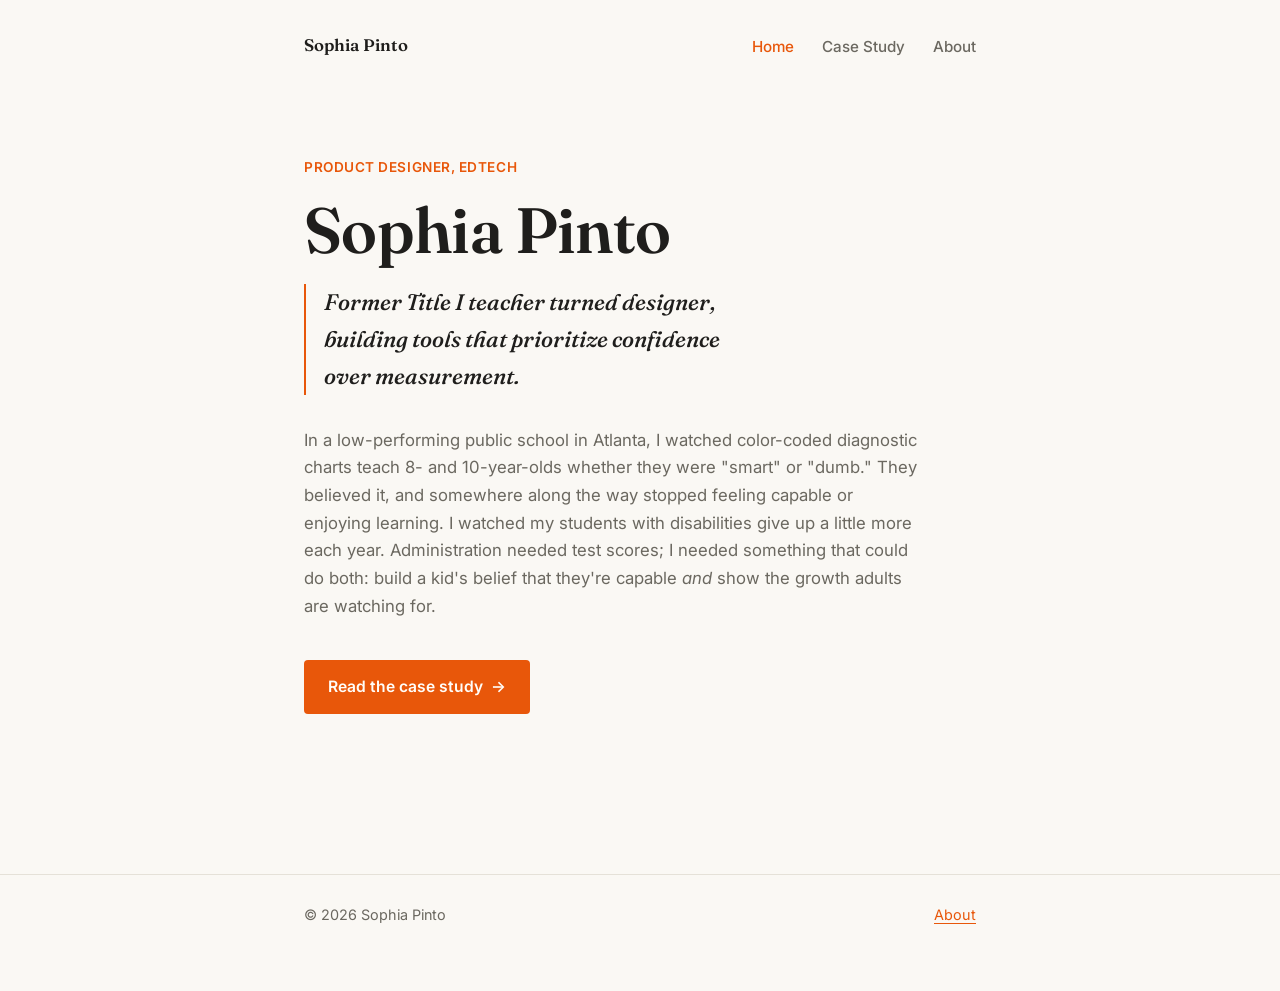
<file: index.html>
<!DOCTYPE html>
<html lang="en">
<head>
  <meta charset="UTF-8">
  <meta name="viewport" content="width=device-width, initial-scale=1.0">
  <title>Sophia Pinto — Product Designer</title>
  <meta name="description" content="Former Title I teacher turned designer, building tools that prioritize confidence over measurement.">
  <link rel="stylesheet" href="style.css">
</head>
<body>

  <nav class="site-nav">
    <div class="wrap">
      <a class="mark" href="index.html">Sophia Pinto</a>
      <ul>
        <li><a href="index.html" aria-current="page">Home</a></li>
        <li><a href="case-study.html">Case Study</a></li>
        <li><a href="about.html">About</a></li>
      </ul>
    </div>
  </nav>

  <header class="hero">
    <div class="wrap">
      <p class="eyebrow">Product Designer, Edtech</p>
      <h1>Sophia Pinto</h1>
      <p class="one-liner">Former Title I teacher turned designer, building tools that prioritize confidence over measurement.</p>
      <p class="intro">
        In a low-performing public school in Atlanta, I watched color-coded diagnostic charts teach 8- and 10-year-olds whether they were "smart" or "dumb." They believed it, and somewhere along the way stopped feeling capable or enjoying learning. I watched my students with disabilities give up a little more each year. Administration needed test scores; I needed something that could do both: build a kid's belief that they're capable <em>and</em> show the growth adults are watching for.
      </p>
      <a class="btn" href="case-study.html">
        Read the case study <span class="arrow">→</span>
      </a>
    </div>
  </header>

  <footer class="site-footer">
    <div class="wrap">
      <p>&copy; 2026 Sophia Pinto</p>
      <p><a href="about.html">About</a></p>
    </div>
  </footer>

</body>
</html>
</file>
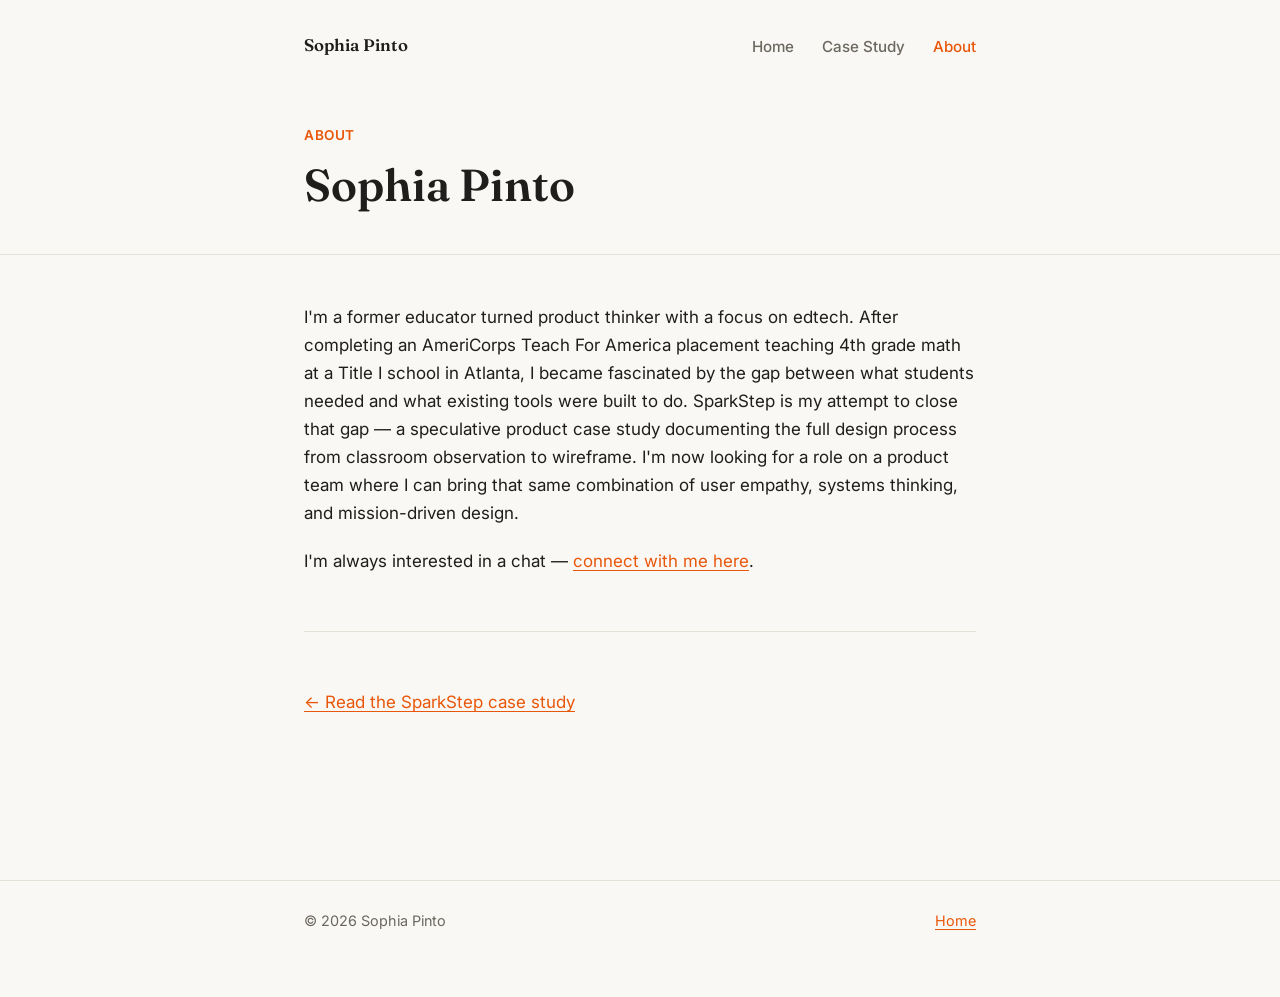
<file: about.html>
<!DOCTYPE html>
<html lang="en">
<head>
  <meta charset="UTF-8">
  <meta name="viewport" content="width=device-width, initial-scale=1.0">
  <title>About — Sophia Pinto</title>
  <meta name="description" content="Former Title I teacher turned edtech product designer.">
  <link rel="stylesheet" href="style.css">
</head>
<body>

  <nav class="site-nav">
    <div class="wrap">
      <a class="mark" href="index.html">Sophia Pinto</a>
      <ul>
        <li><a href="index.html">Home</a></li>
        <li><a href="case-study.html">Case Study</a></li>
        <li><a href="about.html" aria-current="page">About</a></li>
      </ul>
    </div>
  </nav>

  <header class="page-header">
    <div class="wrap">
      <p class="eyebrow">About</p>
      <h1>Sophia Pinto</h1>
    </div>
  </header>

  <main class="content">
    <div class="wrap">

      <p>I'm a former educator turned product thinker with a focus on edtech. After completing an AmeriCorps Teach For America placement teaching 4th grade math at a Title I school in Atlanta, I became fascinated by the gap between what students needed and what existing tools were built to do. SparkStep is my attempt to close that gap &mdash; a speculative product case study documenting the full design process from classroom observation to wireframe. I'm now looking for a role on a product team where I can bring that same combination of user empathy, systems thinking, and mission-driven design.</p>

      <p>
        I'm always interested in a chat &mdash; <a href="https://www.linkedin.com/in/sophialpinto/">connect with me here</a>.
      </p>

      <hr>

      <p><a href="case-study.html">&larr; Read the SparkStep case study</a></p>

    </div>
  </main>

  <footer class="site-footer">
    <div class="wrap">
      <p>&copy; 2026 Sophia Pinto</p>
      <p><a href="index.html">Home</a></p>
    </div>
  </footer>

</body>
</html>
</file>
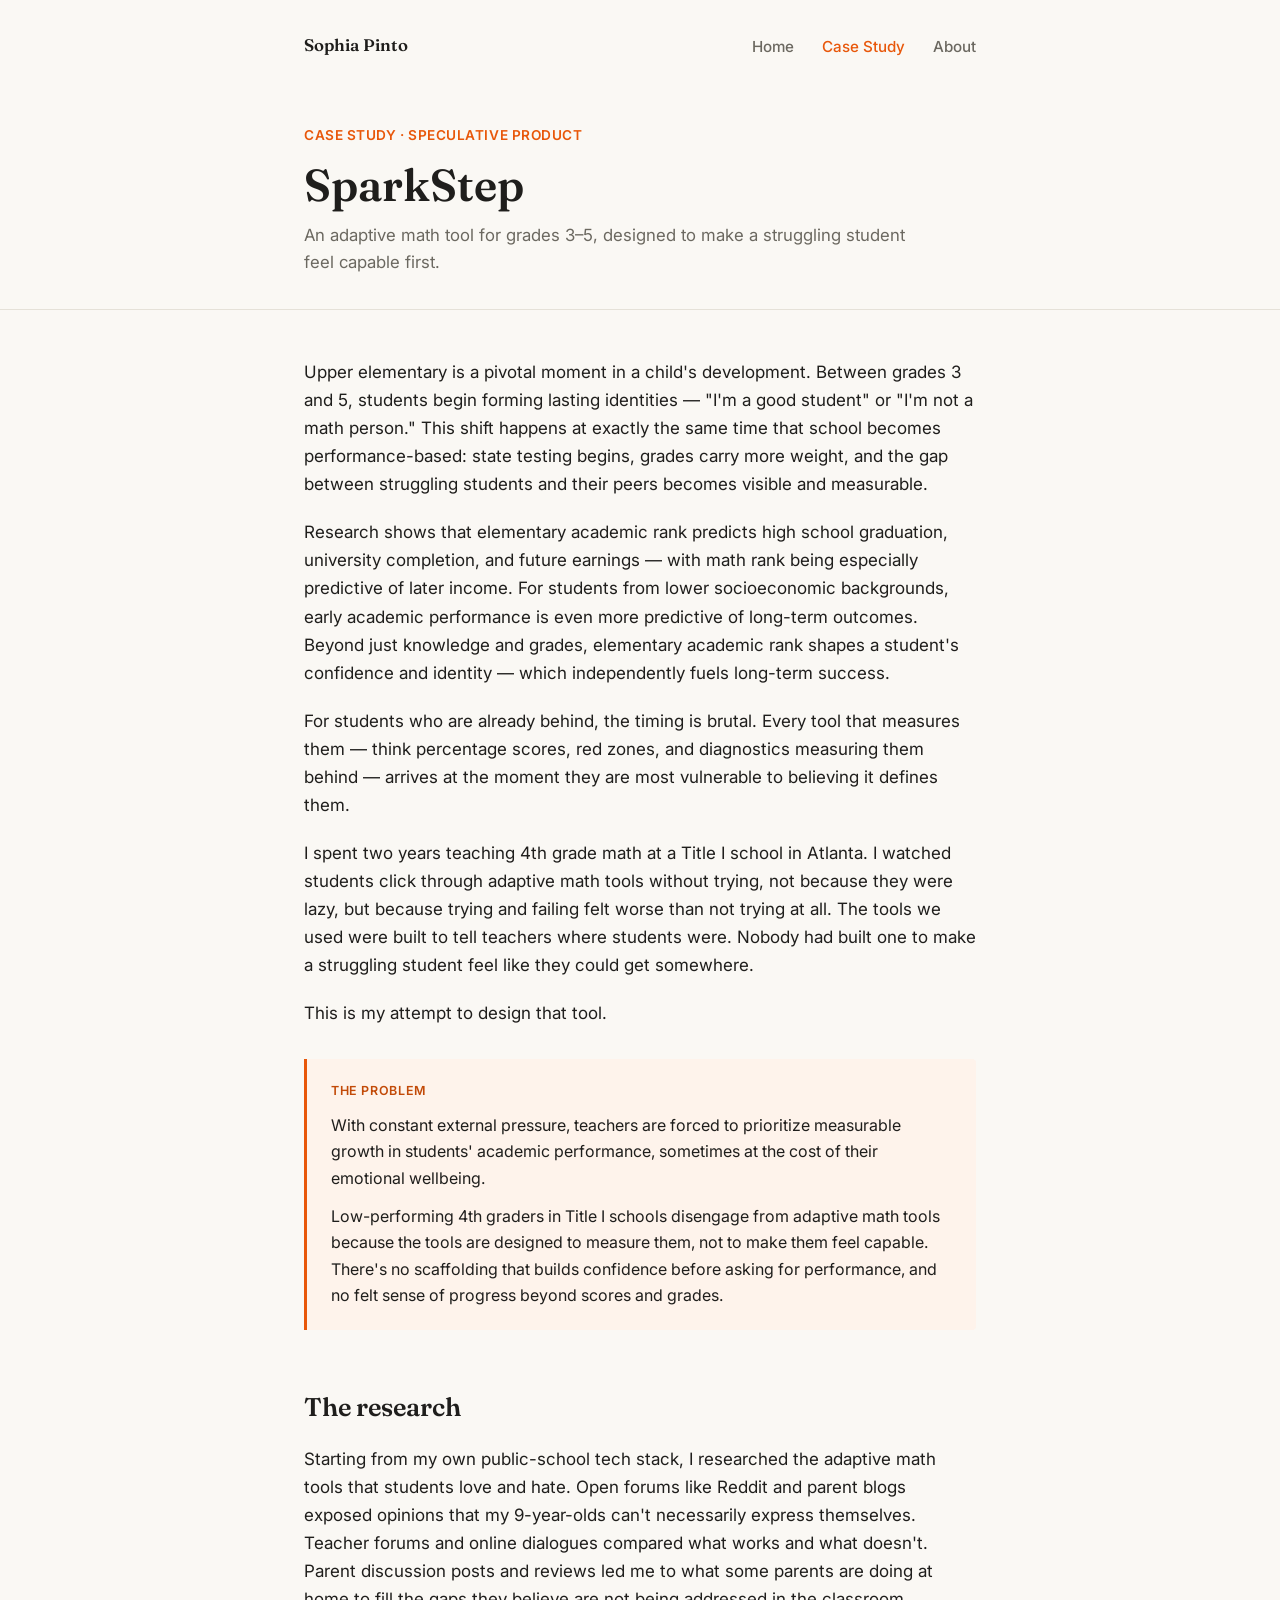
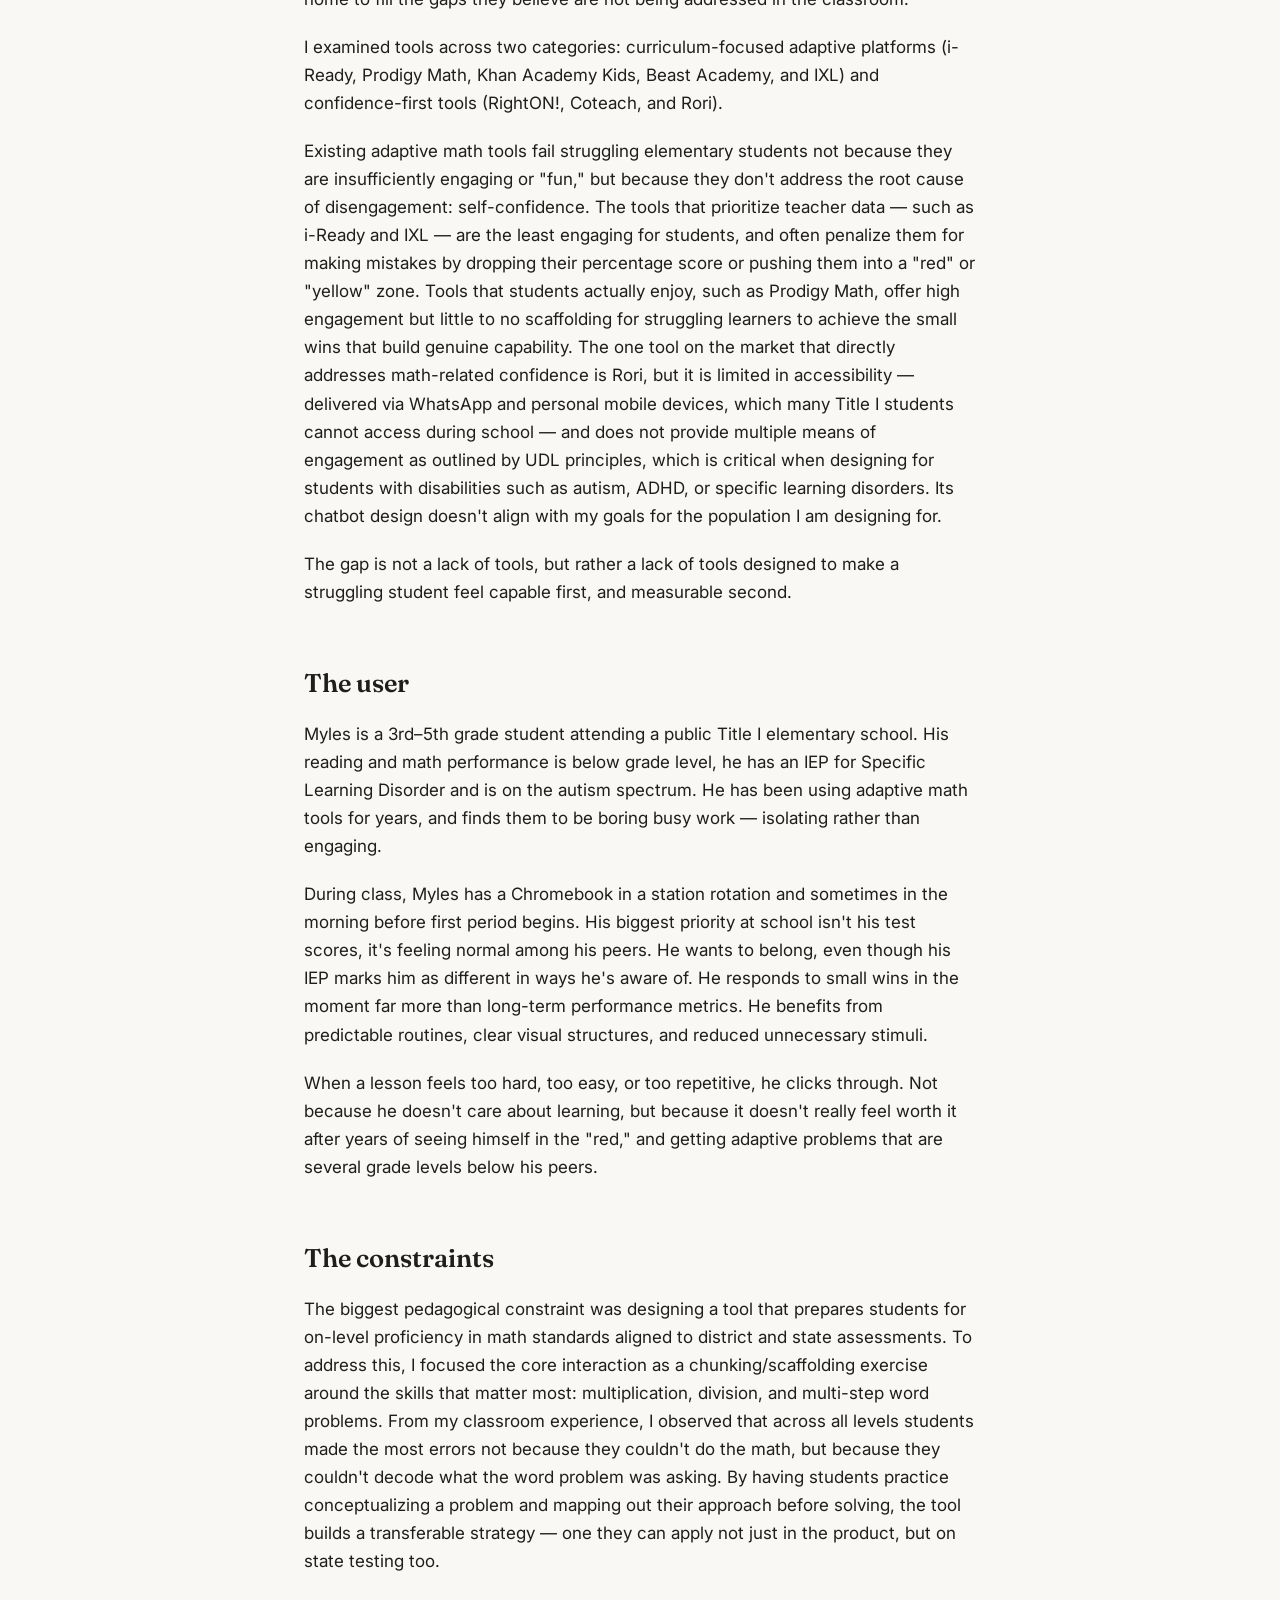
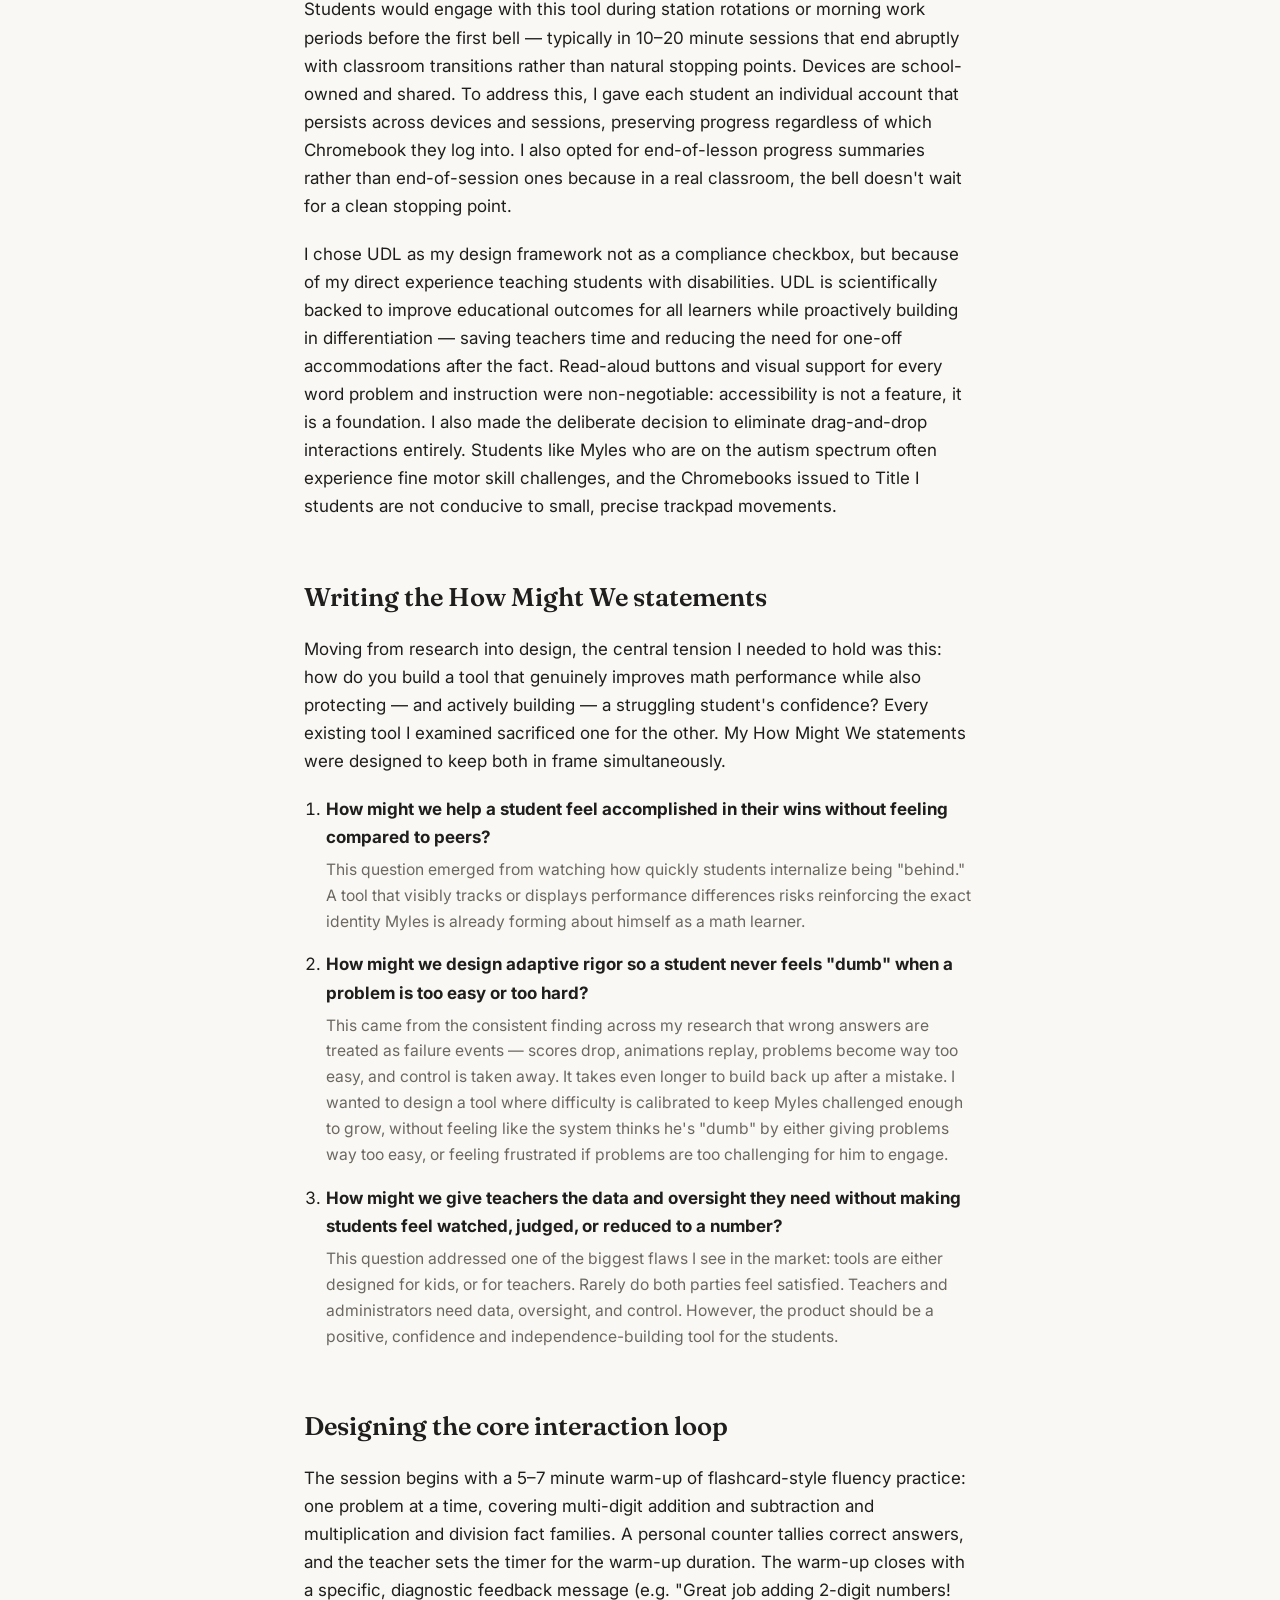
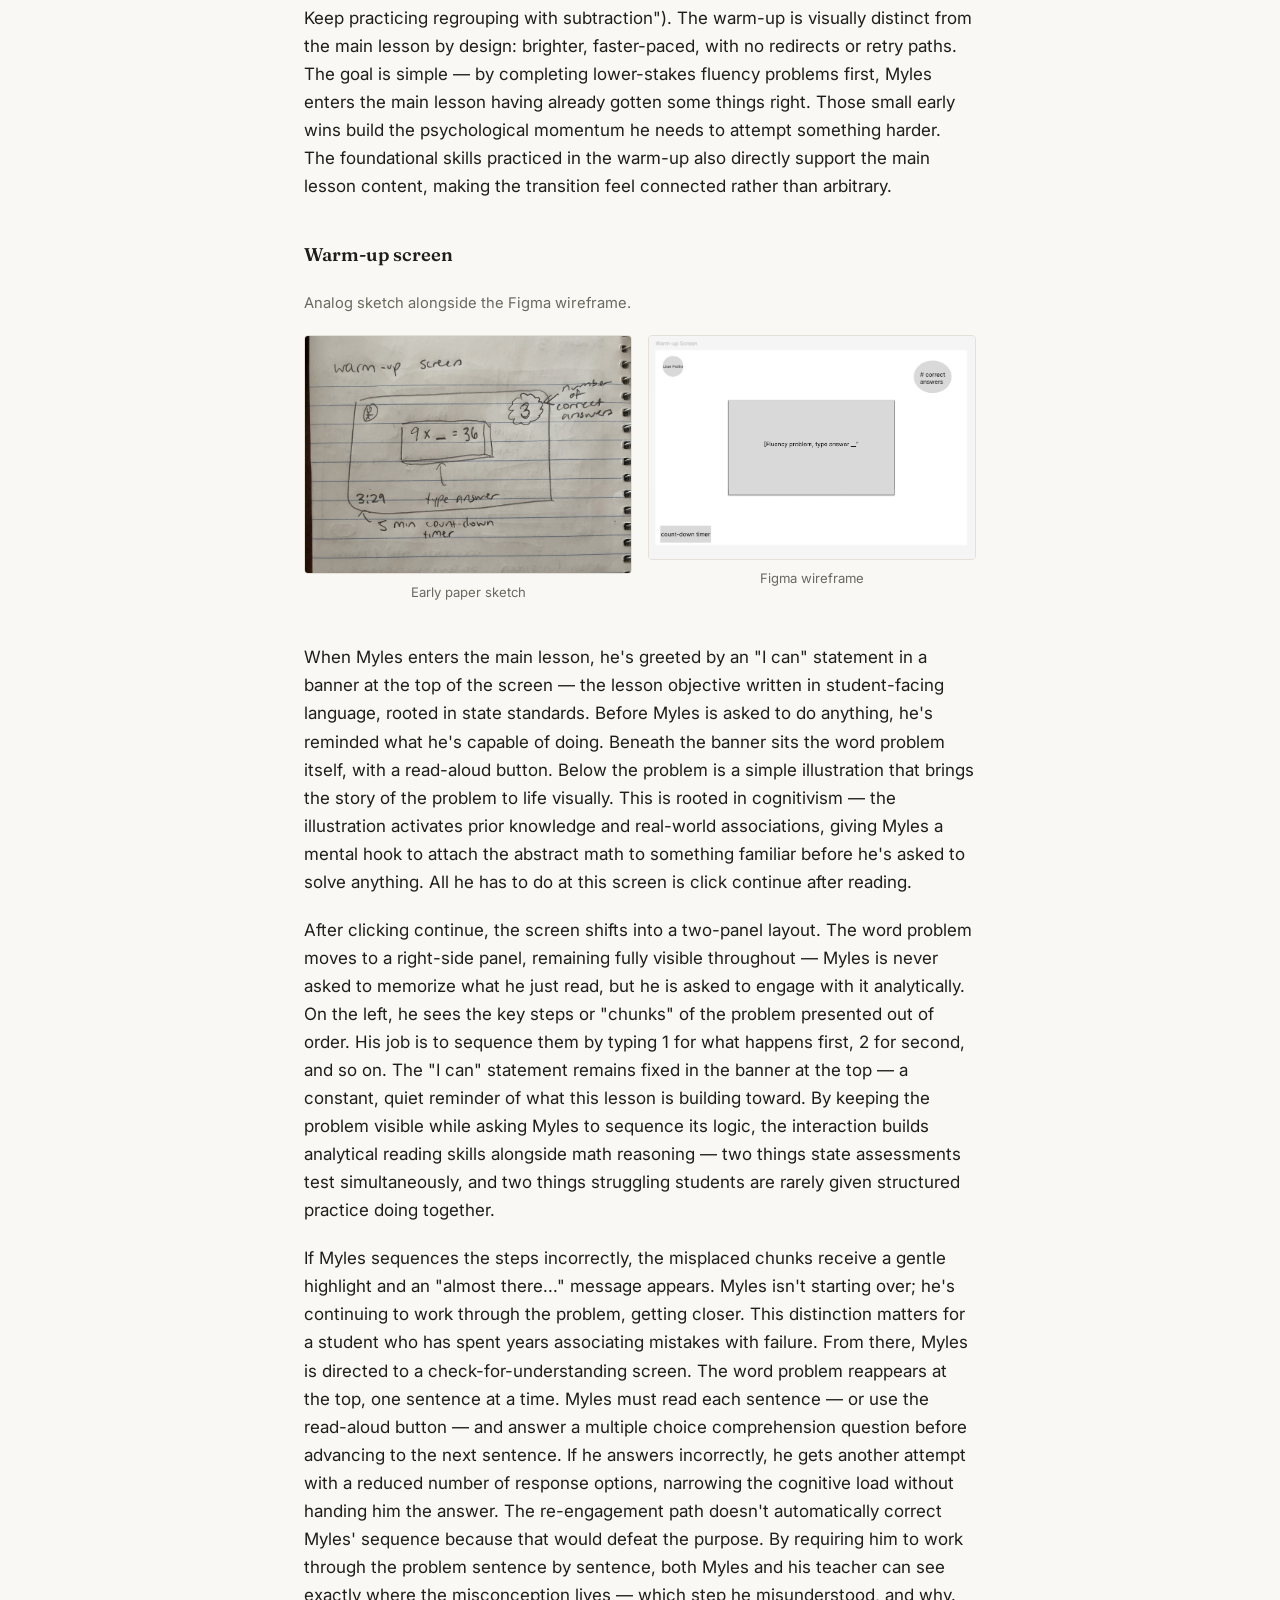
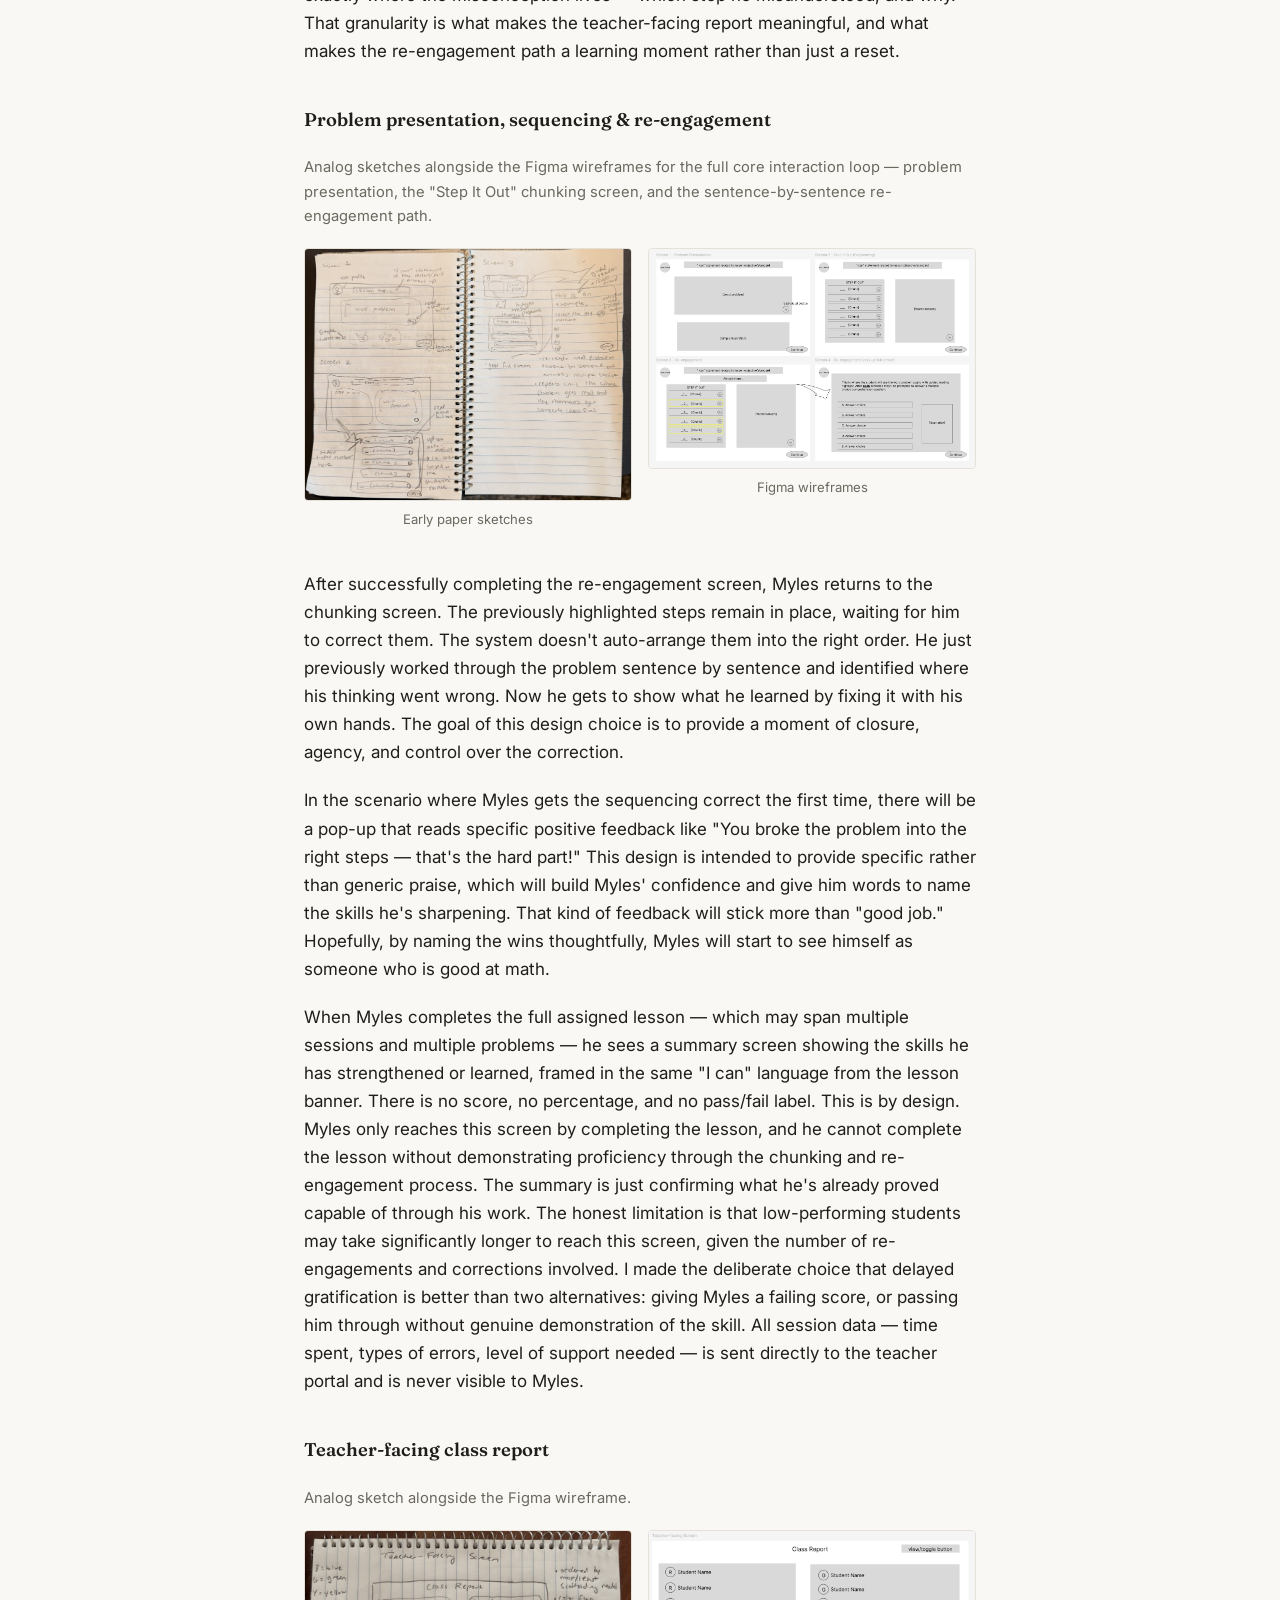
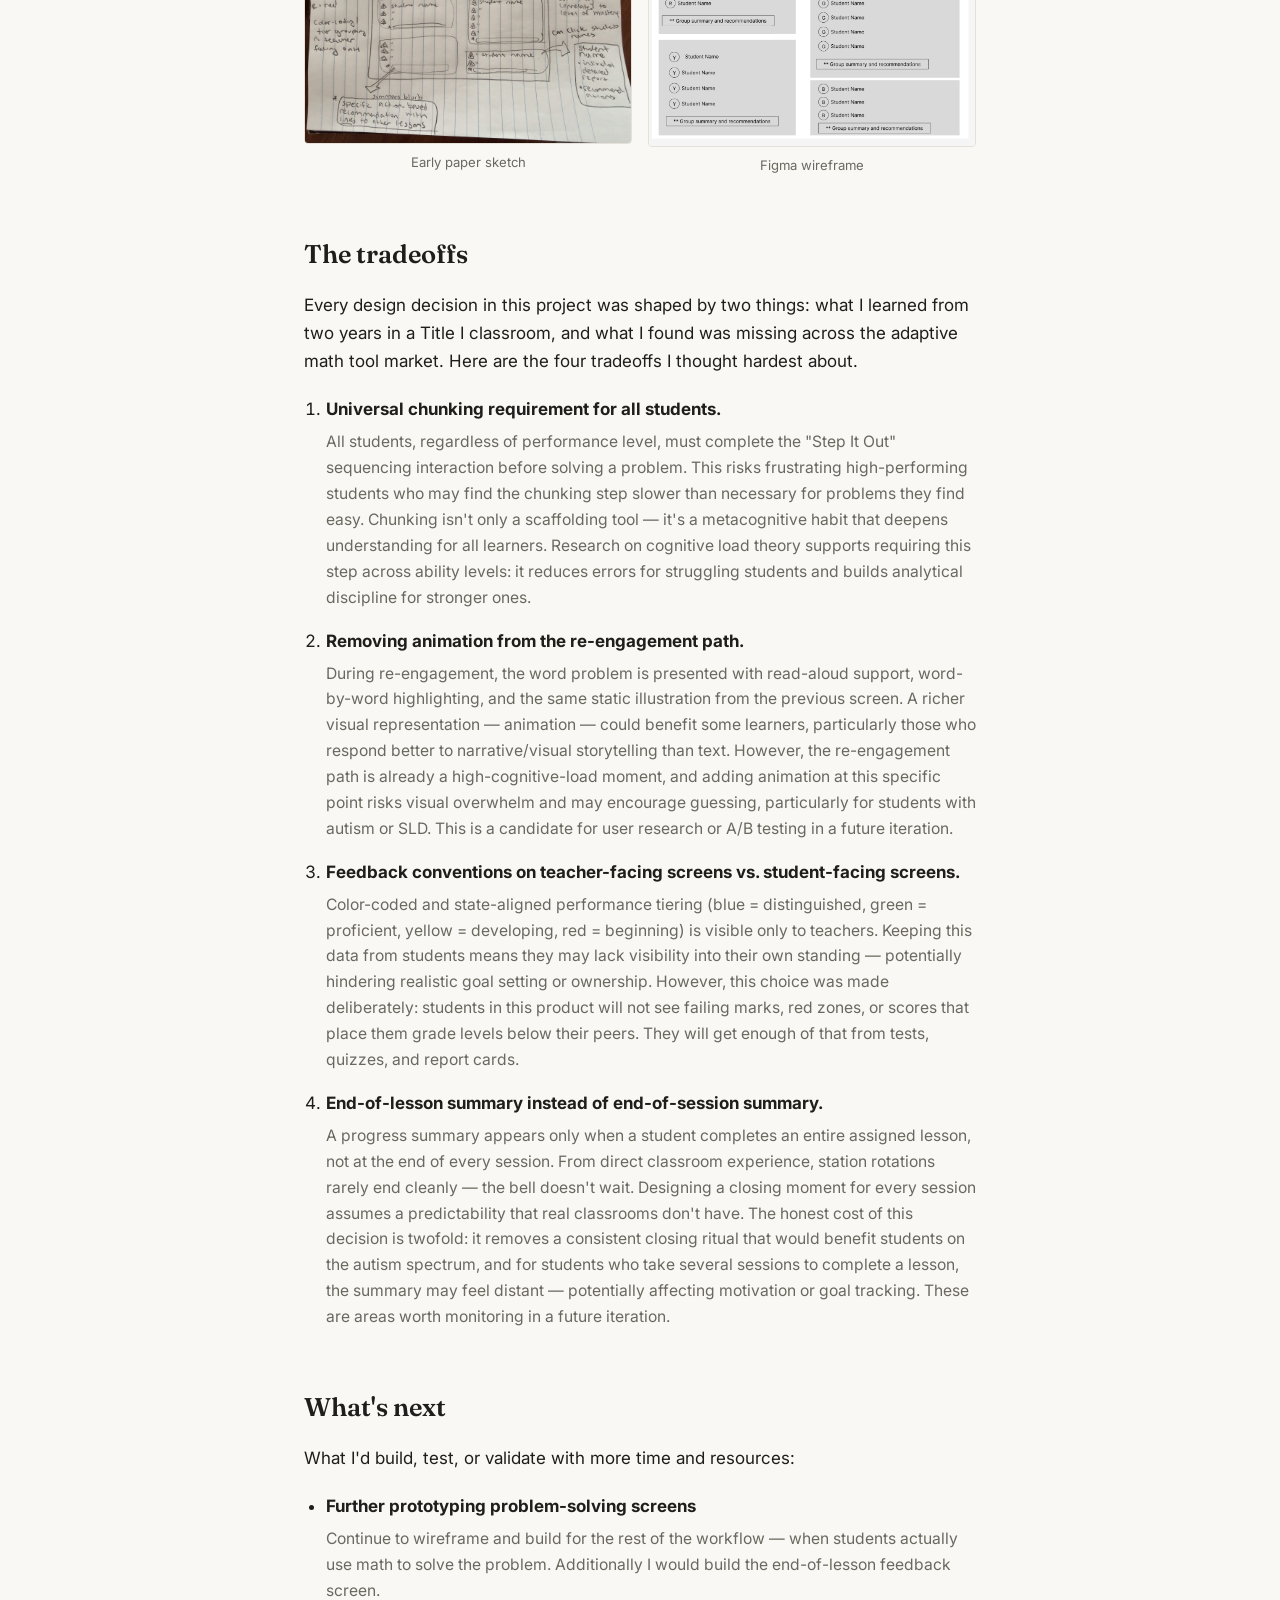
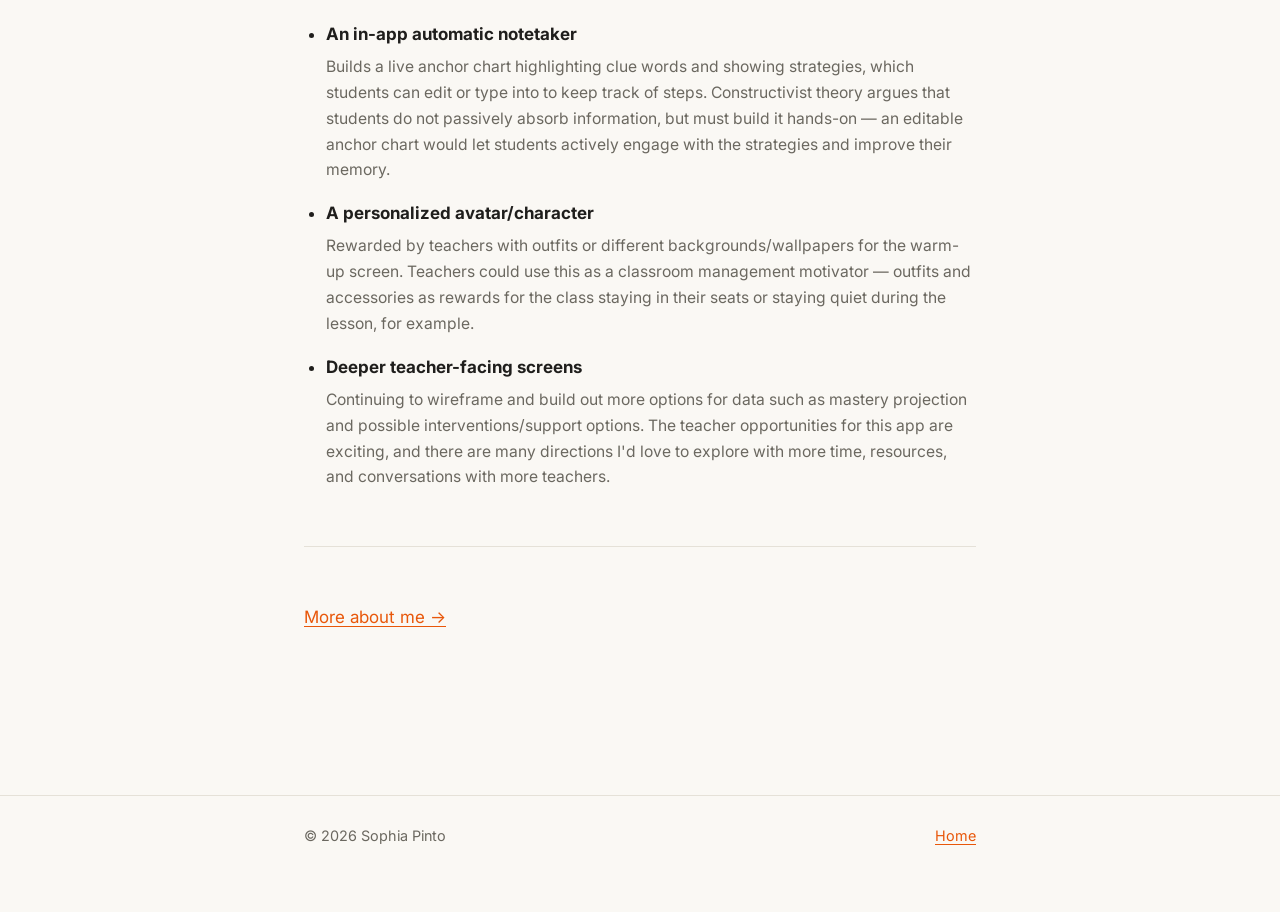
<file: case-study.html>
<!DOCTYPE html>
<html lang="en">
<head>
  <meta charset="UTF-8">
  <meta name="viewport" content="width=device-width, initial-scale=1.0">
  <title>SparkStep — Case Study | Sophia Pinto</title>
  <meta name="description" content="A 20-session case study designing SparkStep, an adaptive math tool for grades 3–5 built to make struggling students feel capable before it measures them.">
  <link rel="stylesheet" href="style.css">
</head>
<body>

  <nav class="site-nav">
    <div class="wrap">
      <a class="mark" href="index.html">Sophia Pinto</a>
      <ul>
        <li><a href="index.html">Home</a></li>
        <li><a href="case-study.html" aria-current="page">Case Study</a></li>
        <li><a href="about.html">About</a></li>
      </ul>
    </div>
  </nav>

  <header class="page-header">
    <div class="wrap">
      <p class="eyebrow">Case Study &middot; Speculative Product</p>
      <h1>SparkStep</h1>
      <p class="dek">An adaptive math tool for grades 3&ndash;5, designed to make a struggling student feel capable first.</p>
    </div>
  </header>

  <main class="content">
    <div class="wrap">

      <p>Upper elementary is a pivotal moment in a child's development. Between grades 3 and 5, students begin forming lasting identities &mdash; "I'm a good student" or "I'm not a math person." This shift happens at exactly the same time that school becomes performance-based: state testing begins, grades carry more weight, and the gap between struggling students and their peers becomes visible and measurable.</p>

      <p>Research shows that elementary academic rank predicts high school graduation, university completion, and future earnings &mdash; with math rank being especially predictive of later income. For students from lower socioeconomic backgrounds, early academic performance is even more predictive of long-term outcomes. Beyond just knowledge and grades, elementary academic rank shapes a student's confidence and identity &mdash; which independently fuels long-term success.</p>

      <p>For students who are already behind, the timing is brutal. Every tool that measures them &mdash; think percentage scores, red zones, and diagnostics measuring them behind &mdash; arrives at the moment they are most vulnerable to believing it defines them.</p>

      <p>I spent two years teaching 4th grade math at a Title I school in Atlanta. I watched students click through adaptive math tools without trying, not because they were lazy, but because trying and failing felt worse than not trying at all. The tools we used were built to tell teachers where students were. Nobody had built one to make a struggling student feel like they could get somewhere.</p>

      <p>This is my attempt to design that tool.</p>

      <div class="callout">
        <span class="callout-label">The Problem</span>
        <p>With constant external pressure, teachers are forced to prioritize measurable growth in students' academic performance, sometimes at the cost of their emotional wellbeing.</p>
        <p>Low-performing 4th graders in Title I schools disengage from adaptive math tools because the tools are designed to measure them, not to make them feel capable. There's no scaffolding that builds confidence before asking for performance, and no felt sense of progress beyond scores and grades.</p>
      </div>

      <h2>The research</h2>
      <p>Starting from my own public-school tech stack, I researched the adaptive math tools that students love and hate. Open forums like Reddit and parent blogs exposed opinions that my 9-year-olds can't necessarily express themselves. Teacher forums and online dialogues compared what works and what doesn't. Parent discussion posts and reviews led me to what some parents are doing at home to fill the gaps they believe are not being addressed in the classroom.</p>

      <p>I examined tools across two categories: curriculum-focused adaptive platforms (i-Ready, Prodigy Math, Khan Academy Kids, Beast Academy, and IXL) and confidence-first tools (RightON!, Coteach, and Rori).</p>

      <p>Existing adaptive math tools fail struggling elementary students not because they are insufficiently engaging or "fun," but because they don't address the root cause of disengagement: self-confidence. The tools that prioritize teacher data &mdash; such as i-Ready and IXL &mdash; are the least engaging for students, and often penalize them for making mistakes by dropping their percentage score or pushing them into a "red" or "yellow" zone. Tools that students actually enjoy, such as Prodigy Math, offer high engagement but little to no scaffolding for struggling learners to achieve the small wins that build genuine capability. The one tool on the market that directly addresses math-related confidence is Rori, but it is limited in accessibility &mdash; delivered via WhatsApp and personal mobile devices, which many Title I students cannot access during school &mdash; and does not provide multiple means of engagement as outlined by UDL principles, which is critical when designing for students with disabilities such as autism, ADHD, or specific learning disorders. Its chatbot design doesn't align with my goals for the population I am designing for.</p>

      <p>The gap is not a lack of tools, but rather a lack of tools designed to make a struggling student feel capable first, and measurable second.</p>

      <h2>The user</h2>
      <p>Myles is a 3rd&ndash;5th grade student attending a public Title I elementary school. His reading and math performance is below grade level, he has an IEP for Specific Learning Disorder and is on the autism spectrum. He has been using adaptive math tools for years, and finds them to be boring busy work &mdash; isolating rather than engaging.</p>

      <p>During class, Myles has a Chromebook in a station rotation and sometimes in the morning before first period begins. His biggest priority at school isn't his test scores, it's feeling normal among his peers. He wants to belong, even though his IEP marks him as different in ways he's aware of. He responds to small wins in the moment far more than long-term performance metrics. He benefits from predictable routines, clear visual structures, and reduced unnecessary stimuli.</p>

      <p>When a lesson feels too hard, too easy, or too repetitive, he clicks through. Not because he doesn't care about learning, but because it doesn't really feel worth it after years of seeing himself in the "red," and getting adaptive problems that are several grade levels below his peers.</p>

      <h2>The constraints</h2>
      <p>The biggest pedagogical constraint was designing a tool that prepares students for on-level proficiency in math standards aligned to district and state assessments. To address this, I focused the core interaction as a chunking/scaffolding exercise around the skills that matter most: multiplication, division, and multi-step word problems. From my classroom experience, I observed that across all levels students made the most errors not because they couldn't do the math, but because they couldn't decode what the word problem was asking. By having students practice conceptualizing a problem and mapping out their approach before solving, the tool builds a transferable strategy &mdash; one they can apply not just in the product, but on state testing too.</p>

      <p>Students would engage with this tool during station rotations or morning work periods before the first bell &mdash; typically in 10&ndash;20 minute sessions that end abruptly with classroom transitions rather than natural stopping points. Devices are school-owned and shared. To address this, I gave each student an individual account that persists across devices and sessions, preserving progress regardless of which Chromebook they log into. I also opted for end-of-lesson progress summaries rather than end-of-session ones because in a real classroom, the bell doesn't wait for a clean stopping point.</p>

      <p>I chose UDL as my design framework not as a compliance checkbox, but because of my direct experience teaching students with disabilities. UDL is scientifically backed to improve educational outcomes for all learners while proactively building in differentiation &mdash; saving teachers time and reducing the need for one-off accommodations after the fact. Read-aloud buttons and visual support for every word problem and instruction were non-negotiable: accessibility is not a feature, it is a foundation. I also made the deliberate decision to eliminate drag-and-drop interactions entirely. Students like Myles who are on the autism spectrum often experience fine motor skill challenges, and the Chromebooks issued to Title I students are not conducive to small, precise trackpad movements.</p>

      <h2>Writing the How Might We statements</h2>
      <p>Moving from research into design, the central tension I needed to hold was this: how do you build a tool that genuinely improves math performance while also protecting &mdash; and actively building &mdash; a struggling student's confidence? Every existing tool I examined sacrificed one for the other. My How Might We statements were designed to keep both in frame simultaneously.</p>

      <ol>
        <li>
          <strong>How might we help a student feel accomplished in their wins without feeling compared to peers?</strong>
          <p>This question emerged from watching how quickly students internalize being "behind." A tool that visibly tracks or displays performance differences risks reinforcing the exact identity Myles is already forming about himself as a math learner.</p>
        </li>
        <li>
          <strong>How might we design adaptive rigor so a student never feels "dumb" when a problem is too easy or too hard?</strong>
          <p>This came from the consistent finding across my research that wrong answers are treated as failure events &mdash; scores drop, animations replay, problems become way too easy, and control is taken away. It takes even longer to build back up after a mistake. I wanted to design a tool where difficulty is calibrated to keep Myles challenged enough to grow, without feeling like the system thinks he's "dumb" by either giving problems way too easy, or feeling frustrated if problems are too challenging for him to engage.</p>
        </li>
        <li>
          <strong>How might we give teachers the data and oversight they need without making students feel watched, judged, or reduced to a number?</strong>
          <p>This question addressed one of the biggest flaws I see in the market: tools are either designed for kids, or for teachers. Rarely do both parties feel satisfied. Teachers and administrators need data, oversight, and control. However, the product should be a positive, confidence and independence-building tool for the students.</p>
        </li>
      </ol>

      <h2>Designing the core interaction loop</h2>

      <p>The session begins with a 5&ndash;7 minute warm-up of flashcard-style fluency practice: one problem at a time, covering multi-digit addition and subtraction and multiplication and division fact families. A personal counter tallies correct answers, and the teacher sets the timer for the warm-up duration. The warm-up closes with a specific, diagnostic feedback message (e.g. "Great job adding 2-digit numbers! Keep practicing regrouping with subtraction"). The warm-up is visually distinct from the main lesson by design: brighter, faster-paced, with no redirects or retry paths. The goal is simple &mdash; by completing lower-stakes fluency problems first, Myles enters the main lesson having already gotten some things right. Those small early wins build the psychological momentum he needs to attempt something harder. The foundational skills practiced in the warm-up also directly support the main lesson content, making the transition feel connected rather than arbitrary.</p>

      <div class="compare">
        <p class="compare-label">Warm-up screen</p>
        <p class="compare-note">Analog sketch alongside the Figma wireframe.</p>
        <div class="compare-grid">
          <figure>
            <img src="images/warmup-sketch.jpeg" alt="Hand-drawn sketch of the warm-up screen, showing a fluency problem, a correct-answer counter, and a 5-minute countdown timer.">
            <figcaption>Early paper sketch</figcaption>
          </figure>
          <figure>
            <img src="images/warmup-wireframe.png" alt="Figma wireframe of the warm-up screen with a fluency problem, correct-answer counter, and countdown timer.">
            <figcaption>Figma wireframe</figcaption>
          </figure>
        </div>
      </div>

      <p>When Myles enters the main lesson, he's greeted by an "I can" statement in a banner at the top of the screen &mdash; the lesson objective written in student-facing language, rooted in state standards. Before Myles is asked to do anything, he's reminded what he's capable of doing. Beneath the banner sits the word problem itself, with a read-aloud button. Below the problem is a simple illustration that brings the story of the problem to life visually. This is rooted in cognitivism &mdash; the illustration activates prior knowledge and real-world associations, giving Myles a mental hook to attach the abstract math to something familiar before he's asked to solve anything. All he has to do at this screen is click continue after reading.</p>

      <p>After clicking continue, the screen shifts into a two-panel layout. The word problem moves to a right-side panel, remaining fully visible throughout &mdash; Myles is never asked to memorize what he just read, but he is asked to engage with it analytically. On the left, he sees the key steps or "chunks" of the problem presented out of order. His job is to sequence them by typing 1 for what happens first, 2 for second, and so on. The "I can" statement remains fixed in the banner at the top &mdash; a constant, quiet reminder of what this lesson is building toward. By keeping the problem visible while asking Myles to sequence its logic, the interaction builds analytical reading skills alongside math reasoning &mdash; two things state assessments test simultaneously, and two things struggling students are rarely given structured practice doing together.</p>

      <p>If Myles sequences the steps incorrectly, the misplaced chunks receive a gentle highlight and an "almost there..." message appears. Myles isn't starting over; he's continuing to work through the problem, getting closer. This distinction matters for a student who has spent years associating mistakes with failure. From there, Myles is directed to a check-for-understanding screen. The word problem reappears at the top, one sentence at a time. Myles must read each sentence &mdash; or use the read-aloud button &mdash; and answer a multiple choice comprehension question before advancing to the next sentence. If he answers incorrectly, he gets another attempt with a reduced number of response options, narrowing the cognitive load without handing him the answer. The re-engagement path doesn't automatically correct Myles' sequence because that would defeat the purpose. By requiring him to work through the problem sentence by sentence, both Myles and his teacher can see exactly where the misconception lives &mdash; which step he misunderstood, and why. That granularity is what makes the teacher-facing report meaningful, and what makes the re-engagement path a learning moment rather than just a reset.</p>

      <div class="compare">
        <p class="compare-label">Problem presentation, sequencing &amp; re-engagement</p>
        <p class="compare-note">Analog sketches alongside the Figma wireframes for the full core interaction loop &mdash; problem presentation, the "Step It Out" chunking screen, and the sentence-by-sentence re-engagement path.</p>
        <div class="compare-grid">
          <figure>
            <img src="images/main-workflow-sketch.jpeg" alt="Hand-drawn sketches of the problem presentation, chunking/sequencing, and re-engagement screens, with annotations for the I Can statement, read-aloud buttons, and sentence-by-sentence comprehension checks.">
            <figcaption>Early paper sketches</figcaption>
          </figure>
          <figure>
            <img src="images/main-workflow-wireframe.png" alt="Figma wireframes of the problem presentation, Step It Out sequencing, and re-engagement screens.">
            <figcaption>Figma wireframes</figcaption>
          </figure>
        </div>
      </div>

      <p>After successfully completing the re-engagement screen, Myles returns to the chunking screen. The previously highlighted steps remain in place, waiting for him to correct them. The system doesn't auto-arrange them into the right order. He just previously worked through the problem sentence by sentence and identified where his thinking went wrong. Now he gets to show what he learned by fixing it with his own hands. The goal of this design choice is to provide a moment of closure, agency, and control over the correction.</p>

      <p>In the scenario where Myles gets the sequencing correct the first time, there will be a pop-up that reads specific positive feedback like "You broke the problem into the right steps &mdash; that's the hard part!" This design is intended to provide specific rather than generic praise, which will build Myles' confidence and give him words to name the skills he's sharpening. That kind of feedback will stick more than "good job." Hopefully, by naming the wins thoughtfully, Myles will start to see himself as someone who is good at math.</p>

      <p>When Myles completes the full assigned lesson &mdash; which may span multiple sessions and multiple problems &mdash; he sees a summary screen showing the skills he has strengthened or learned, framed in the same "I can" language from the lesson banner. There is no score, no percentage, and no pass/fail label. This is by design. Myles only reaches this screen by completing the lesson, and he cannot complete the lesson without demonstrating proficiency through the chunking and re-engagement process. The summary is just confirming what he's already proved capable of through his work. The honest limitation is that low-performing students may take significantly longer to reach this screen, given the number of re-engagements and corrections involved. I made the deliberate choice that delayed gratification is better than two alternatives: giving Myles a failing score, or passing him through without genuine demonstration of the skill. All session data &mdash; time spent, types of errors, level of support needed &mdash; is sent directly to the teacher portal and is never visible to Myles.</p>

      <div class="compare">
        <p class="compare-label">Teacher-facing class report</p>
        <p class="compare-note">Analog sketch alongside the Figma wireframe.</p>
        <div class="compare-grid">
          <figure>
            <img src="images/teacher-facing-sketch.jpeg" alt="Hand-drawn sketch of the teacher-facing class report, showing students grouped and color-coded by mastery tier with group summaries and an individual detail panel.">
            <figcaption>Early paper sketch</figcaption>
          </figure>
          <figure>
            <img src="images/teacher-facing-wireframe.png" alt="Figma wireframe of the teacher-facing class report with students grouped into red, yellow, green, and blue tiers, each with a group summary and recommendations.">
            <figcaption>Figma wireframe</figcaption>
          </figure>
        </div>
      </div>

      <h2>The tradeoffs</h2>
      <p>Every design decision in this project was shaped by two things: what I learned from two years in a Title I classroom, and what I found was missing across the adaptive math tool market. Here are the four tradeoffs I thought hardest about.</p>

      <ol>
        <li>
          <strong>Universal chunking requirement for all students.</strong>
          <p>All students, regardless of performance level, must complete the "Step It Out" sequencing interaction before solving a problem. This risks frustrating high-performing students who may find the chunking step slower than necessary for problems they find easy. Chunking isn't only a scaffolding tool &mdash; it's a metacognitive habit that deepens understanding for all learners. Research on cognitive load theory supports requiring this step across ability levels: it reduces errors for struggling students and builds analytical discipline for stronger ones.</p>
        </li>
        <li>
          <strong>Removing animation from the re-engagement path.</strong>
          <p>During re-engagement, the word problem is presented with read-aloud support, word-by-word highlighting, and the same static illustration from the previous screen. A richer visual representation &mdash; animation &mdash; could benefit some learners, particularly those who respond better to narrative/visual storytelling than text. However, the re-engagement path is already a high-cognitive-load moment, and adding animation at this specific point risks visual overwhelm and may encourage guessing, particularly for students with autism or SLD. This is a candidate for user research or A/B testing in a future iteration.</p>
        </li>
        <li>
          <strong>Feedback conventions on teacher-facing screens vs. student-facing screens.</strong>
          <p>Color-coded and state-aligned performance tiering (blue = distinguished, green = proficient, yellow = developing, red = beginning) is visible only to teachers. Keeping this data from students means they may lack visibility into their own standing &mdash; potentially hindering realistic goal setting or ownership. However, this choice was made deliberately: students in this product will not see failing marks, red zones, or scores that place them grade levels below their peers. They will get enough of that from tests, quizzes, and report cards.</p>
        </li>
        <li>
          <strong>End-of-lesson summary instead of end-of-session summary.</strong>
          <p>A progress summary appears only when a student completes an entire assigned lesson, not at the end of every session. From direct classroom experience, station rotations rarely end cleanly &mdash; the bell doesn't wait. Designing a closing moment for every session assumes a predictability that real classrooms don't have. The honest cost of this decision is twofold: it removes a consistent closing ritual that would benefit students on the autism spectrum, and for students who take several sessions to complete a lesson, the summary may feel distant &mdash; potentially affecting motivation or goal tracking. These are areas worth monitoring in a future iteration.</p>
        </li>
      </ol>

      <h2>What's next</h2>
      <p>What I'd build, test, or validate with more time and resources:</p>
      <ul>
        <li>
           <strong>Further prototyping problem-solving screens</strong>
           <p>Continue to wireframe and build for the rest of the workflow &mdash; when students actually use math to solve the problem. Additionally I would build the end-of-lesson feedback screen.</p>
        </li>
        <li>
          <strong>An in-app automatic notetaker</strong>
          <p>Builds a live anchor chart highlighting clue words and showing strategies, which students can edit or type into to keep track of steps. Constructivist theory argues that students do not passively absorb information, but must build it hands-on &mdash; an editable anchor chart would let students actively engage with the strategies and improve their memory.</p>
        </li>
        <li>
          <strong>A personalized avatar/character</strong>
          <p>Rewarded by teachers with outfits or different backgrounds/wallpapers for the warm-up screen. Teachers could use this as a classroom management motivator &mdash; outfits and accessories as rewards for the class staying in their seats or staying quiet during the lesson, for example.</p>
        </li>
        <li>
          <strong>Deeper teacher-facing screens</strong>
          <p>Continuing to wireframe and build out more options for data such as mastery projection and possible interventions/support options. The teacher opportunities for this app are exciting, and there are many directions I'd love to explore with more time, resources, and conversations with more teachers.</p>
        </li>
      </ul>

      <hr>

      <p><a href="about.html">More about me &rarr;</a></p>

    </div>
  </main>

  <footer class="site-footer">
    <div class="wrap">
      <p>&copy; 2026 Sophia Pinto</p>
      <p><a href="index.html">Home</a></p>
    </div>
  </footer>

</body>
</html>
</file>
<file: style.css>
/* ============================================
   Sophia Pinto — Portfolio
   Warm, minimal, one heading font + one body font
   ============================================ */

@import url('https://fonts.googleapis.com/css2?family=Fraunces:opsz,wght@9..144,400;9..144,500;9..144,600&family=Inter:wght@400;500;600&display=swap');

:root {
  --bg: #FAF8F4;
  --text: #1F1E1C;
  --text-secondary: #6B6860;
  --accent: #E8570A;
  --accent-dark: #C24A08;
  --border: #E5E1D8;
  --font-display: 'Fraunces', Georgia, serif;
  --font-body: 'Inter', -apple-system, sans-serif;
  --max-width: 720px;
}

* {
  box-sizing: border-box;
}

html {
  scroll-behavior: smooth;
}

body {
  margin: 0;
  background: var(--bg);
  color: var(--text);
  font-family: var(--font-body);
  font-size: 17px;
  line-height: 1.65;
  -webkit-font-smoothing: antialiased;
}

a {
  color: var(--accent);
  text-decoration-thickness: 1px;
  text-underline-offset: 3px;
}

a:hover {
  color: var(--accent-dark);
}

a:focus-visible,
button:focus-visible {
  outline: 2px solid var(--accent);
  outline-offset: 3px;
}

img {
  max-width: 100%;
  display: block;
}

/* ---------- Layout shell ---------- */

.wrap {
  max-width: var(--max-width);
  margin: 0 auto;
  padding: 0 24px;
}

/* ---------- Nav ---------- */

.site-nav {
  padding: 32px 0 0;
}

.site-nav .wrap {
  display: flex;
  justify-content: space-between;
  align-items: center;
  gap: 16px;
}

.site-nav .mark {
  font-family: var(--font-display);
  font-weight: 600;
  font-size: 1.05rem;
  color: var(--text);
  text-decoration: none;
}

.site-nav ul {
  list-style: none;
  display: flex;
  gap: 28px;
  margin: 0;
  padding: 0;
}

.site-nav a {
  color: var(--text-secondary);
  text-decoration: none;
  font-size: 0.95rem;
  font-weight: 500;
}

.site-nav a:hover,
.site-nav a[aria-current="page"] {
  color: var(--accent);
}

/* ---------- Hero (home page) ---------- */

.hero {
  padding: 96px 0 64px;
}

.hero .eyebrow {
  color: var(--accent);
  font-size: 0.85rem;
  font-weight: 600;
  letter-spacing: 0.04em;
  text-transform: uppercase;
  margin: 0 0 18px;
}

.hero h1 {
  font-family: var(--font-display);
  font-weight: 600;
  font-size: clamp(2.6rem, 6vw, 4rem);
  line-height: 1.05;
  margin: 0 0 20px;
  letter-spacing: -0.01em;
}

.hero .one-liner {
  font-family: var(--font-display);
  font-weight: 500;
  font-style: italic;
  font-size: clamp(1.15rem, 2.4vw, 1.4rem);
  color: var(--text);
  max-width: 30ch;
  margin: 0 0 32px;
  padding-left: 18px;
  border-left: 2px solid var(--accent);
}

.hero .intro {
  color: var(--text-secondary);
  font-size: 1.05rem;
  max-width: 56ch;
  margin: 0 0 40px;
}

/* ---------- Buttons ---------- */

.btn {
  display: inline-flex;
  align-items: center;
  gap: 8px;
  background: var(--accent);
  color: #FFFDF9;
  text-decoration: none;
  font-weight: 600;
  font-size: 0.98rem;
  padding: 14px 24px;
  border-radius: 4px;
  transition: background 0.15s ease, transform 0.15s ease;
}

.btn:hover {
  background: var(--accent-dark);
  color: #FFFDF9;
  transform: translateY(-1px);
}

.btn .arrow {
  transition: transform 0.15s ease;
}

.btn:hover .arrow {
  transform: translateX(3px);
}

.btn-secondary {
  background: transparent;
  color: var(--text);
  border: 1px solid var(--border);
}

.btn-secondary:hover {
  background: transparent;
  color: var(--accent);
  border-color: var(--accent);
  transform: none;
}

/* ---------- Footer ---------- */

.site-footer {
  border-top: 1px solid var(--border);
  margin-top: 96px;
  padding: 28px 0 64px;
}

.site-footer .wrap {
  display: flex;
  justify-content: space-between;
  align-items: center;
  flex-wrap: wrap;
  gap: 12px;
}

.site-footer p {
  color: var(--text-secondary);
  font-size: 0.9rem;
  margin: 0;
}

/* ---------- Generic content sections (case-study / about pages) ---------- */

.page-header {
  padding: 64px 0 32px;
  border-bottom: 1px solid var(--border);
}

.page-header .eyebrow {
  color: var(--accent);
  font-size: 0.85rem;
  font-weight: 600;
  letter-spacing: 0.04em;
  text-transform: uppercase;
  margin: 0 0 14px;
}

.page-header h1 {
  font-family: var(--font-display);
  font-weight: 600;
  font-size: clamp(2.1rem, 5vw, 2.8rem);
  line-height: 1.1;
  margin: 0 0 12px;
}

.page-header .dek {
  color: var(--text-secondary);
  font-size: 1.05rem;
  max-width: 56ch;
  margin: 0;
}

.content {
  padding: 48px 0;
}

.content h2 {
  font-family: var(--font-display);
  font-weight: 600;
  font-size: 1.6rem;
  margin: 56px 0 16px;
}

.content h2:first-child {
  margin-top: 0;
}

.content h3 {
  font-family: var(--font-body);
  font-weight: 600;
  font-size: 1.05rem;
  margin: 32px 0 12px;
}

.content p {
  margin: 0 0 20px;
}

.content figure {
  margin: 32px 0;
}

.content figure img {
  border: 1px solid var(--border);
  border-radius: 4px;
}

.content figcaption {
  color: var(--text-secondary);
  font-size: 0.88rem;
  margin-top: 10px;
}

/* ---------- Case study content components ---------- */

.content .eyebrow-label {
  display: block;
  color: var(--accent);
  font-size: 0.8rem;
  font-weight: 600;
  letter-spacing: 0.04em;
  text-transform: uppercase;
  margin: 0 0 8px;
}

.callout {
  border-left: 3px solid var(--accent);
  background: #FEF3EB;
  padding: 22px 24px;
  margin: 32px 0 40px;
  border-radius: 0 4px 4px 0;
}

.callout .callout-label {
  display: block;
  color: var(--accent-dark);
  font-size: 0.78rem;
  font-weight: 600;
  letter-spacing: 0.05em;
  text-transform: uppercase;
  margin: 0 0 10px;
}

.callout p {
  margin: 0;
  font-size: 1rem;
}

.callout p + p {
  margin-top: 12px;
}

.content ol,
.content ul {
  padding-left: 22px;
  margin: 0 0 24px;
}

.content li {
  margin-bottom: 16px;
}

.content li p {
  margin: 6px 0 0;
  color: var(--text-secondary);
  font-size: 0.98rem;
}

.content li strong {
  color: var(--text);
}

.content hr {
  border: none;
  border-top: 1px solid var(--border);
  margin: 56px 0;
}

/* Side-by-side sketch + wireframe pairs */

.compare {
  margin: 40px 0;
}

.compare-label {
  font-family: var(--font-display);
  font-weight: 600;
  font-size: 1.15rem;
  margin: 0 0 4px;
}

.compare-note {
  color: var(--text-secondary);
  font-size: 0.92rem;
  margin: 0 0 16px;
}

.compare-grid {
  display: grid;
  grid-template-columns: 1fr 1fr;
  gap: 16px;
}

.compare-grid figure {
  margin: 0;
}

.compare-grid img {
  width: 100%;
  border: 1px solid var(--border);
  border-radius: 4px;
  background: #fff;
}

.image-placeholder {
  aspect-ratio: 4 / 3;
  border: 1px dashed var(--border);
  border-radius: 4px;
  background: #F2EFE8;
  display: flex;
  align-items: center;
  justify-content: center;
  text-align: center;
  padding: 16px;
}

.image-placeholder span {
  color: var(--text-secondary);
  font-size: 0.85rem;
  line-height: 1.5;
}

.compare-grid figcaption {
  color: var(--text-secondary);
  font-size: 0.82rem;
  margin-top: 8px;
  text-align: center;
}

@media (max-width: 560px) {
  .compare-grid {
    grid-template-columns: 1fr;
  }
}

@media (max-width: 560px) {
  .site-nav ul {
    gap: 18px;
  }
  .hero {
    padding: 64px 0 48px;
  }
}
</file>
